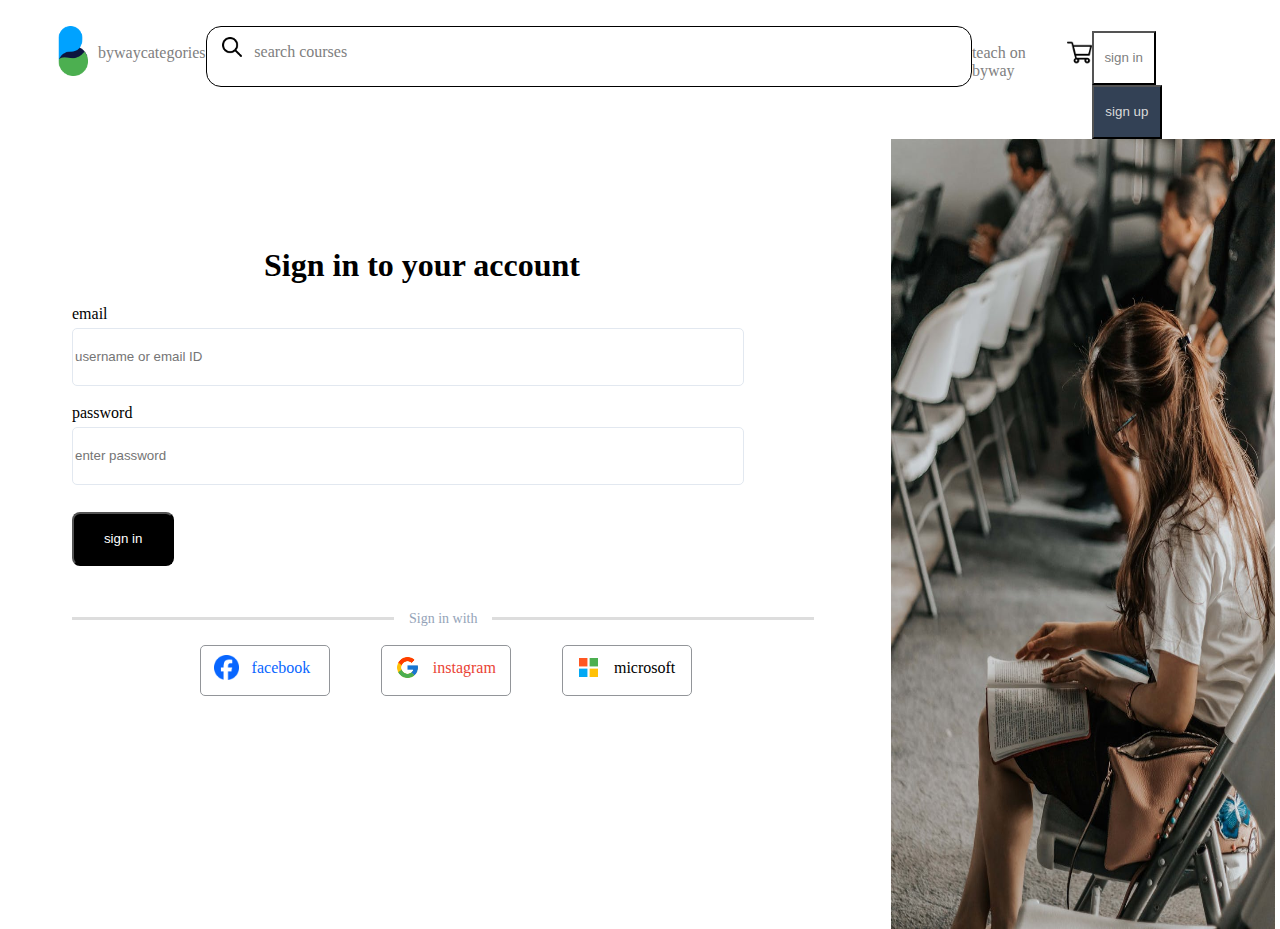
<file: firstpage/index.html>
<!DOCTYPE html>
<html lang="en">
<head>
    <meta charset="UTF-8">
    <meta name="viewport" content="width=device-width, initial-scale=1.0">
    <title>Document</title>
    <link rel="stylesheet" href="style.css">
</head>
<body>
    <header id="header_id">
       <div id="logodiv_id">
         <img id="logoimg_id" src="../images/logo.png" alt="">
        <p id="logop_id">byway</p>
    </div>
    <p>categories</p>
    <div id="searchdiv_id">
        <img id="searchimg_id" src="../images/search.png" alt="">
        <p>search courses</p>
    </div>
    <p>teach on byway</p>
     <img id="cartimg_id" src="../images/cart.png" alt="">
    <div id="signin_signup_id">
          <button id="signin_id">sign in</button>
          <button id="signup_id">sign up</button>

    </div>
    </header>
    <img id="girlimage_id" src="../images/girl.jpg" alt="">
    <h1 id="h1_id">Sign in to your account</h1>
  <form id="signin_form">
    <label>email</label>
    <input type="text" id="email_input" placeholder="username or email ID">

    <label>password</label>
    <input type="password" id="password_input" placeholder="enter password">

    <button id="signinbutton2_id">sign in</button>
</form>
    </div>
     <div id="divider">
            <div id="line"></div>
            <span>Sign in with</span>
            <div id="line"></div>
        </div>
    <footer>
        <div id="facebook_id">
            <img src="../images/facebook.png" alt="">
            <p>facebook</p>
        </div>
        <div id="google_id">
            <img src="../images/google.png" alt="">
            <p>instagram</p>
        </div>
        <div id="microsoft_id">
            <img src="../images/microsoft.png" alt="">
            <p>microsoft</p>
        </div>
    </footer>
    <script src="main.js"></script>
</body>
</html>
</file>
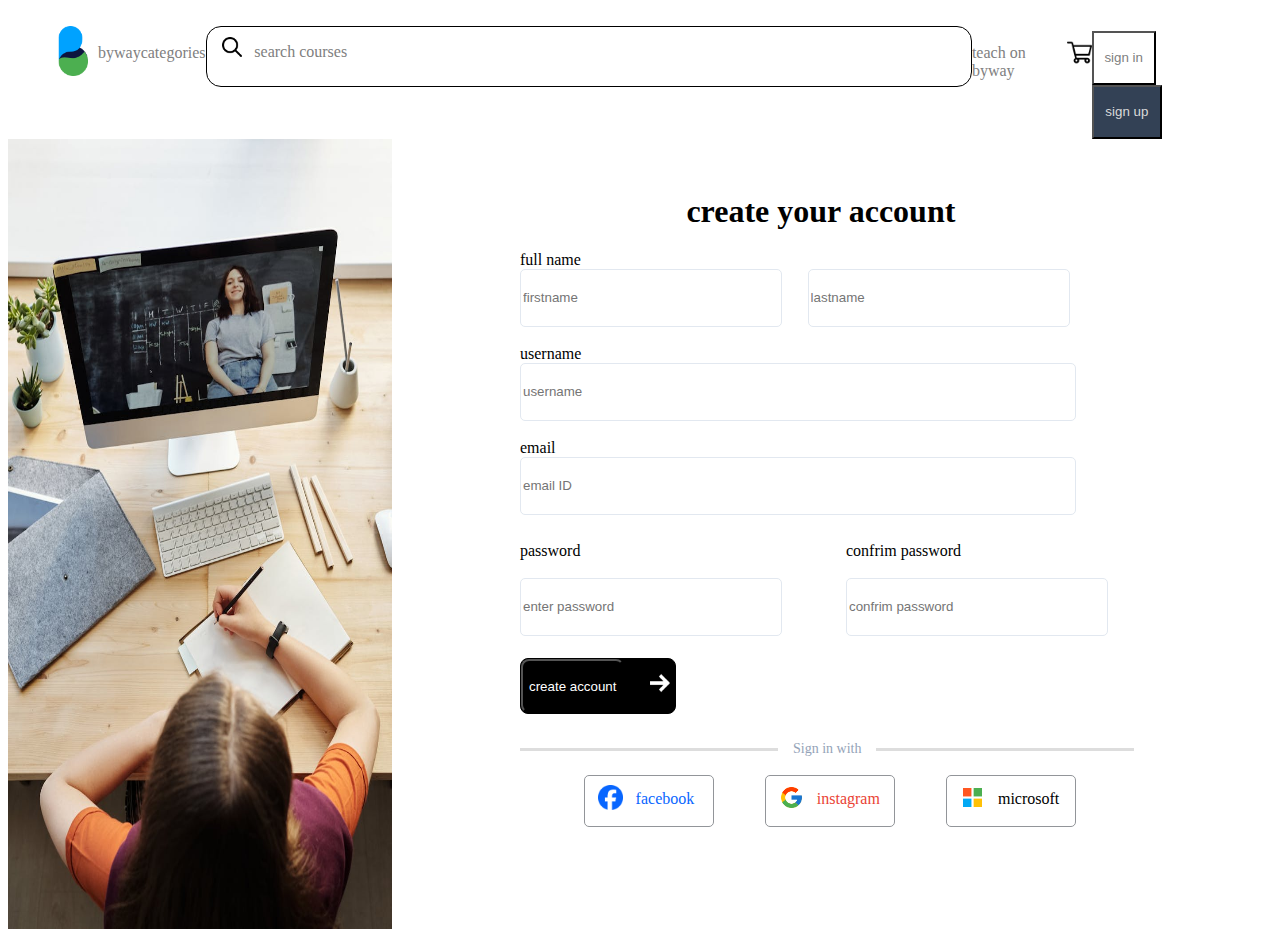
<file: secondpage/index.html>
<!DOCTYPE html>
<html lang="en">
<head>
    <meta charset="UTF-8">
    <meta name="viewport" content="width=device-width, initial-scale=1.0">
    <title>Document</title>
    <link rel="stylesheet" href="style.css">
</head>
<body>
       <header id="header_id">
       <div id="logodiv_id">
         <img id="logoimg_id" src="../images/logo.png" alt="">
        <p id="logop_id">byway</p>
    </div>
    <p>categories</p>
    <div id="searchdiv_id">
        <img id="searchimg_id" src="../images/search.png" alt="">
        <p>search courses</p>
    </div>
    <p>teach on byway</p>
     <img id="cartimg_id" src="../images/cart.png" alt="">
    <div id="signin_signup_id">
          <button id="signin_id">sign in</button>
          <button id="signup_id">sign up</button>

    </div>
    </header>
    <img id="girlimg_id" src="../images/girwitchcomp.jpg" alt="">
    <h1  >create your account</h1>
    <form action="">
        <div id="fullname_id">
            <label for=>full name</label>
            <div id="fullname_id_div" >
                <input type="text" placeholder="firstname">
                <input type="text" placeholder="lastname">
            </div>
        </div>
        <div id="username_id">
            <label for="">username</label>
            <input type="text" placeholder="username">
        </div>
        <div id="email_id">
            <label for="">email</label>
            <input type="text" placeholder="email ID">
        </div>
        <div id="pass_main_div_id">
            <div id="pass_id">
                <label for="">password</label>
            <input type="text" placeholder="enter password">
            </div>
            <div id="confrimpass_id">
            <label for="">confrim password</label>
            <input type="text" placeholder="confrim password">
            </div>
        </div>
        <div id="creatediv_id">
      <button id="createbutton_id">create account</button>
    <img id="arrowimg_id"src="../images/arrow.png" alt="">
  </div>
    </form>
<div id="divider">
            <div id="line"></div>
            <span>Sign in with</span>
            <div id="line"></div>
        </div>
    <footer>
        <div id="facebook_id">
            <img src="../images/facebook.png" alt="">
            <p>facebook</p>
        </div>
        <div id="google_id">
            <img src="../images/google.png" alt="">
            <p>instagram</p>
        </div>
        <div id="microsoft_id">
            <img src="../images/microsoft.png" alt="">
            <p>microsoft</p>
        </div>
    </footer>
    <script src="main.js"></script>
</body>
</html>
</file>
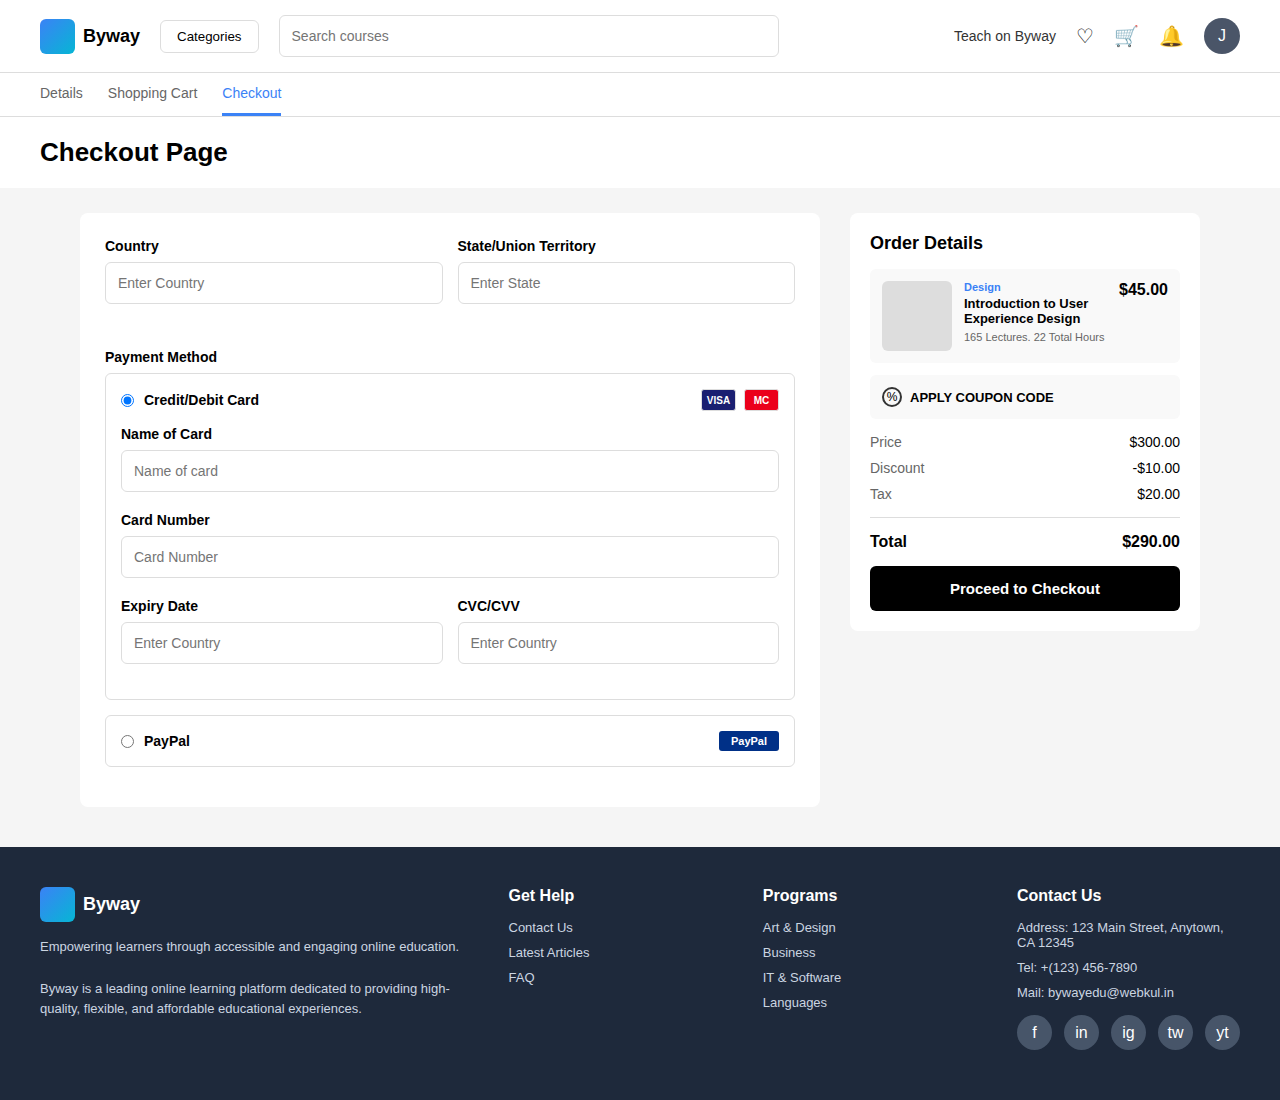
<file: fifthpage/index1.html>
<!DOCTYPE html>
<html lang="en">
<head>
    <meta charset="UTF-8">
    <meta name="viewport" content="width=device-width, initial-scale=1.0">
    <title>Checkout Page - Byway</title>
    <style>
        * {
            margin: 0;
            padding: 0;
            box-sizing: border-box;
        }

        body {
            font-family: Arial, sans-serif;
            background: #f5f5f5;
        }

        /* Header */
        header {
            background: white;
            padding: 15px 40px;
            border-bottom: 1px solid #ddd;
            display: flex;
            align-items: center;
            gap: 20px;
        }

        .logo {
            display: flex;
            align-items: center;
            gap: 8px;
            font-weight: bold;
            font-size: 18px;
        }

        .logo-icon {
            width: 35px;
            height: 35px;
            background: linear-gradient(135deg, #3b82f6, #06b6d4);
            border-radius: 6px;
        }

        .categories-btn {
            background: white;
            border: 1px solid #ddd;
            padding: 8px 16px;
            border-radius: 6px;
            cursor: pointer;
        }

        .search-bar {
            flex: 1;
            max-width: 500px;
        }

        .search-bar input {
            width: 100%;
            padding: 10px 15px;
            border: 1px solid #ddd;
            border-radius: 6px;
            font-size: 14px;
        }

        .header-right {
            display: flex;
            align-items: center;
            gap: 20px;
            margin-left: auto;
        }

        .teach-link {
            color: #333;
            text-decoration: none;
            font-size: 14px;
        }

        .icon-btn {
            background: none;
            border: none;
            cursor: pointer;
            font-size: 20px;
        }

        .user-avatar {
            width: 36px;
            height: 36px;
            border-radius: 50%;
            background: #4a5568;
            display: flex;
            align-items: center;
            justify-content: center;
            color: white;
        }

        /* Tabs */
        .tabs {
            background: white;
            padding: 0 40px;
            display: flex;
            gap: 25px;
            border-bottom: 1px solid #ddd;
        }

        .tab {
            padding: 12px 0;
            color: #666;
            text-decoration: none;
            font-size: 14px;
            border-bottom: 3px solid transparent;
        }

        .tab.active {
            color: #3b82f6;
            border-bottom-color: #3b82f6;
        }

        /* Page Title */
        .page-header {
            background: white;
            padding: 20px 40px;
        }

        .page-title {
            font-size: 26px;
            font-weight: bold;
        }

        /* Main Content */
        .container {
            max-width: 1200px;
            margin: 25px auto;
            padding: 0 40px;
            display: flex;
            gap: 30px;
        }

        .checkout-form {
            flex: 1;
            background: white;
            padding: 25px;
            border-radius: 8px;
        }

        .form-group {
            margin-bottom: 20px;
        }

        label {
            display: block;
            margin-bottom: 8px;
            font-size: 14px;
            font-weight: 600;
        }

        input[type="text"] {
            width: 100%;
            padding: 12px;
            border: 1px solid #ddd;
            border-radius: 6px;
            font-size: 14px;
        }

        .form-row {
            display: flex;
            gap: 15px;
        }

        .form-row .form-group {
            flex: 1;
        }

        /* Payment Method */
        .payment-section {
            margin-top: 25px;
        }

        .payment-method {
            border: 1px solid #ddd;
            padding: 15px;
            border-radius: 6px;
            margin-bottom: 15px;
        }

        .payment-header {
            display: flex;
            align-items: center;
            justify-content: space-between;
        }

        .payment-header label {
            display: flex;
            align-items: center;
            gap: 10px;
            margin: 0;
        }

        .card-logos {
            display: flex;
            gap: 8px;
        }

        .card-logo {
            width: 35px;
            height: 22px;
            border: 1px solid #ddd;
            border-radius: 3px;
            display: flex;
            align-items: center;
            justify-content: center;
            font-size: 10px;
            font-weight: bold;
        }

        .visa {
            background: #1a1f71;
            color: white;
        }

        .mastercard {
            background: #eb001b;
            color: white;
        }

        .payment-details {
            margin-top: 15px;
        }

        .paypal-logo {
            width: 60px;
            height: 20px;
            background: #003087;
            color: white;
            display: flex;
            align-items: center;
            justify-content: center;
            border-radius: 3px;
            font-weight: bold;
            font-size: 11px;
        }

        /* Order Summary */
        .order-summary {
            width: 350px;
        }

        .summary-card {
            background: white;
            padding: 20px;
            border-radius: 8px;
            margin-bottom: 15px;
        }

        .summary-title {
            font-size: 18px;
            font-weight: bold;
            margin-bottom: 15px;
        }

        .course-item {
            display: flex;
            gap: 12px;
            padding: 12px;
            background: #f9f9f9;
            border-radius: 6px;
            margin-bottom: 12px;
        }

        .course-image {
            width: 70px;
            height: 70px;
            border-radius: 6px;
            background: #ddd;
        }

        .course-info {
            flex: 1;
        }

        .course-category {
            color: #3b82f6;
            font-size: 11px;
            font-weight: 600;
            margin-bottom: 3px;
        }

        .course-title {
            font-size: 13px;
            font-weight: 600;
            margin-bottom: 5px;
        }

        .course-meta {
            font-size: 11px;
            color: #666;
        }

        .course-price {
            font-size: 16px;
            font-weight: bold;
        }

        .coupon-section {
            padding: 12px;
            background: #f9f9f9;
            border-radius: 6px;
            margin-bottom: 15px;
            display: flex;
            align-items: center;
            gap: 8px;
            cursor: pointer;
        }

        .coupon-icon {
            width: 20px;
            height: 20px;
            border: 2px solid #333;
            border-radius: 50%;
            display: flex;
            align-items: center;
            justify-content: center;
            font-size: 12px;
        }

        .coupon-text {
            font-size: 13px;
            font-weight: 600;
        }

        .price-row {
            display: flex;
            justify-content: space-between;
            margin-bottom: 10px;
            font-size: 14px;
        }

        .price-label {
            color: #666;
        }

        .divider {
            border-top: 1px solid #ddd;
            margin: 15px 0;
        }

        .total-row {
            display: flex;
            justify-content: space-between;
            font-size: 16px;
            font-weight: bold;
            margin-bottom: 15px;
        }

        .checkout-btn {
            width: 100%;
            background: #000;
            color: white;
            padding: 14px;
            border: none;
            border-radius: 6px;
            font-size: 15px;
            font-weight: 600;
            cursor: pointer;
        }

        .checkout-btn:hover {
            background: #333;
        }

        /* Footer */
        footer {
            background: #1e293b;
            color: white;
            padding: 40px 40px 20px;
            margin-top: 40px;
        }

        .footer-content {
            max-width: 1200px;
            margin: 0 auto;
            display: grid;
            grid-template-columns: 2fr 1fr 1fr 1fr;
            gap: 40px;
            margin-bottom: 30px;
        }

        .footer-logo {
            display: flex;
            align-items: center;
            gap: 8px;
            font-weight: bold;
            font-size: 18px;
            margin-bottom: 15px;
        }

        .footer-logo-icon {
            width: 35px;
            height: 35px;
            background: linear-gradient(135deg, #3b82f6, #06b6d4);
            border-radius: 6px;
        }

        .footer-description {
            font-size: 13px;
            color: #cbd5e1;
            line-height: 1.6;
        }

        .footer-title {
            font-size: 16px;
            font-weight: bold;
            margin-bottom: 15px;
        }

        .footer-links {
            display: flex;
            flex-direction: column;
            gap: 10px;
        }

        .footer-link {
            color: #cbd5e1;
            text-decoration: none;
            font-size: 13px;
        }

        .footer-link:hover {
            color: white;
        }

        .social-icons {
            display: flex;
            gap: 12px;
            margin-top: 15px;
        }

        .social-icon {
            width: 35px;
            height: 35px;
            border-radius: 50%;
            background: #475569;
            display: flex;
            align-items: center;
            justify-content: center;
            cursor: pointer;
        }

        .social-icon:hover {
            background: #64748b;
        }
    </style>
</head>
<body>
    <!-- Header -->
    <header>
        <div class="logo">
            <div class="logo-icon"></div>
            Byway
        </div>
        <button class="categories-btn">Categories</button>
        <div class="search-bar">
            <input type="text" placeholder="Search courses">
        </div>
        <div class="header-right">
            <a href="#" class="teach-link">Teach on Byway</a>
            <button class="icon-btn">♡</button>
            <button class="icon-btn">🛒</button>
            <button class="icon-btn">🔔</button>
            <div class="user-avatar">J</div>
        </div>
    </header>

    <!-- Tabs -->
    <div class="tabs">
        <a href="#" class="tab">Details</a>
        <a href="#" class="tab">Shopping Cart</a>
        <a href="#" class="tab active">Checkout</a>
    </div>

    <!-- Page Header -->
    <div class="page-header">
        <h1 class="page-title">Checkout Page</h1>
    </div>

    <!-- Main Content -->
    <div class="container">
        <!-- Checkout Form -->
        <div class="checkout-form">
            <div class="form-row">
                <div class="form-group">
                    <label>Country</label>
                    <input type="text" placeholder="Enter Country">
                </div>
                <div class="form-group">
                    <label>State/Union Territory</label>
                    <input type="text" placeholder="Enter State">
                </div>
            </div>

            <div class="payment-section">
                <label>Payment Method</label>

                <div class="payment-method">
                    <div class="payment-header">
                        <label>
                            <input type="radio" name="payment" checked>
                            Credit/Debit Card
                        </label>
                        <div class="card-logos">
                            <div class="card-logo visa">VISA</div>
                            <div class="card-logo mastercard">MC</div>
                        </div>
                    </div>
                    <div class="payment-details">
                        <div class="form-group">
                            <label>Name of Card</label>
                            <input type="text" placeholder="Name of card">
                        </div>
                        <div class="form-group">
                            <label>Card Number</label>
                            <input type="text" placeholder="Card Number">
                        </div>
                        <div class="form-row">
                            <div class="form-group">
                                <label>Expiry Date</label>
                                <input type="text" placeholder="Enter Country">
                            </div>
                            <div class="form-group">
                                <label>CVC/CVV</label>
                                <input type="text" placeholder="Enter Country">
                            </div>
                        </div>
                    </div>
                </div>

                <div class="payment-method">
                    <div class="payment-header">
                        <label>
                            <input type="radio" name="payment">
                            PayPal
                        </label>
                        <div class="paypal-logo">PayPal</div>
                    </div>
                </div>
            </div>
        </div>

        <!-- Order Summary -->
        <div class="order-summary">
            <div class="summary-card">
                <h2 class="summary-title">Order Details</h2>

                <div class="course-item">
                    <div class="course-image"></div>
                    <div class="course-info">
                        <div class="course-category">Design</div>
                        <div class="course-title">Introduction to User Experience Design</div>
                        <div class="course-meta">165 Lectures. 22 Total Hours</div>
                    </div>
                    <div class="course-price">$45.00</div>
                </div>

                <div class="coupon-section">
                    <div class="coupon-icon">%</div>
                    <div class="coupon-text">APPLY COUPON CODE</div>
                </div>

                <div class="price-row">
                    <span class="price-label">Price</span>
                    <span>$300.00</span>
                </div>
                <div class="price-row">
                    <span class="price-label">Discount</span>
                    <span>-$10.00</span>
                </div>
                <div class="price-row">
                    <span class="price-label">Tax</span>
                    <span>$20.00</span>
                </div>

                <div class="divider"></div>

                <div class="total-row">
                    <span>Total</span>
                    <span>$290.00</span>
                </div>

                <button class="checkout-btn">Proceed to Checkout</button>
            </div>
        </div>
    </div>

    <!-- Footer -->
    <footer>
        <div class="footer-content">
            <div class="footer-section">
                <div class="footer-logo">
                    <div class="footer-logo-icon"></div>
                    Byway
                </div>
                <p class="footer-description">Empowering learners through accessible and engaging online education.<br><br>Byway is a leading online learning platform dedicated to providing high-quality, flexible, and affordable educational experiences.</p>
            </div>
            <div class="footer-section">
                <h3 class="footer-title">Get Help</h3>
                <div class="footer-links">
                    <a href="#" class="footer-link">Contact Us</a>
                    <a href="#" class="footer-link">Latest Articles</a>
                    <a href="#" class="footer-link">FAQ</a>
                </div>
            </div>
            <div class="footer-section">
                <h3 class="footer-title">Programs</h3>
                <div class="footer-links">
                    <a href="#" class="footer-link">Art & Design</a>
                    <a href="#" class="footer-link">Business</a>
                    <a href="#" class="footer-link">IT & Software</a>
                    <a href="#" class="footer-link">Languages</a>
                </div>
            </div>
            <div class="footer-section">
                <h3 class="footer-title">Contact Us</h3>
                <div class="footer-links">
                    <a href="#" class="footer-link">Address: 123 Main Street, Anytown, CA 12345</a>
                    <a href="#" class="footer-link">Tel: +(123) 456-7890</a>
                    <a href="#" class="footer-link">Mail: bywayedu@webkul.in</a>
                </div>
                <div class="social-icons">
                    <div class="social-icon">f</div>
                    <div class="social-icon">in</div>
                    <div class="social-icon">ig</div>
                    <div class="social-icon">tw</div>
                    <div class="social-icon">yt</div>
                </div>
            </div>
        </div>
    </footer>
</body>
</html>
</file>
<file: firstpage/style.css>
header{
    display: flex;
    justify-content: space-between;
}
header p{
    margin-top: 4vh;
    color: grey;
}
#logoimg_id{
height: 50px;
width:50px
}
#logodiv_id p{
    margin-top: 2vh;
}
#searchimg_id{
    height:20px;
    width: 20px;
    margin-top: 10px;
    margin-left: 15px;
}
#searchdiv_id p{
    margin-top: 1.8vh;
    margin-left: 1vw;
    
}
#logodiv_id{
     margin-top: 2vh;
    display: flex;
    justify-items: space-between;
    margin-left: 40px;

}
#searchdiv_id{
    margin-top: 2vh;
    display: flex;
width: 90vh;
  height: 6.5vh;
  border: 1px solid black;
  border-radius: 15px;
}
#cartimg_id{
    margin-top: 3.5vh;
     height:25px;
    width: 25px;
}
#signin_signup_id{
    margin-top: 2.5vh;
    margin-right: 2vw;
}
#signin_id{
    background-color: white;
    margin-right: 2vw;
    width: 5vw;
  height: 6vh;
  color: grey;
}
#signup_id{
    background-color: rgba(51, 65, 85, 1);
    width: 5.5vw;
  height: 6vh;
  color: rgb(218, 218, 218);
}
#girlimage_id{
    position: absolute;
    height:87.8vh;
    width: 30vw;
margin-left: 69vw;
}
#arrowimg_id{
    margin-top: 1.5vh;
    margin-right: 2vw;
    height:20px;
    width: 20px;
}
#signin_form label {
  display: block;
  margin-bottom: 5px;
  margin-top: 2vh;
}
#h1_id{
    margin-top: 12vh;
    margin-left: 20vw;
}
#signin_form input{
    border: 1px solid rgba(226, 232, 240, 1);
  width: 52vw;
  height: 6vh;
  border-radius: 5px;
}


form{
    margin-left: 5vw;
}
#signinbutton2_id{
    display: flex;
    align-items: center;
    justify-content: center;
    width: 8vw;
    height: 6vh;
    background-color: black;
    color: white;
    border-radius: 8px;
    margin-top: 3vh;
}
 #divider {
            display: flex;
            align-items: center;
            margin-left: 5vw ;
            margin-top: 5vh;
            gap: 15px;
        }

        #line {
             width: 25vw;
            border: 1px solid #ddd;
            height: 1px;
          background-color: #ddd;
        }

#divider span {
            color: rgba(148, 163, 184, 1);
            font-size: 14px;
        }
footer{
    display: flex;
    margin-left: 15vw;
    gap: 4vw;
    margin-top: 2vh;
}
footer img{
    width: 25px;
    height: 25px;
    margin-top: 1vh;
    margin-left: 1vw
}
footer p{
    margin-left: 1vw;
    margin-top: 1.5vh;
}
#facebook_id{
    display: flex;
    border: 1px solid rgb(146, 149, 153);
    width: 10vw;
    height: 5.5vh;
    border-radius: 5px;
}
#facebook_id p{
    color: rgba(8, 102, 255, 1);
}
#google_id{
    display: flex;
    border: 1px solid rgb(146, 149, 153);
    width: 10vw;
    height: 5.5vh;
    border-radius: 5px;
}
#google_id{
    color:rgba(234, 67, 53, 1);
}
#microsoft_id{
    display: flex;
    border: 1px solid rgb(146, 149, 153);;
    width: 10vw;
    height: 5.5vh;
    border-radius: 5px;
}
</file>
<file: secondpage/style.css>
header{
    display: flex;
    justify-content: space-between;
}
header p{
    margin-top: 4vh;
    color: grey;
}
#logoimg_id{
height: 50px;
width:50px
}
#logodiv_id p{
    margin-top: 2vh;
}
#searchimg_id{
    height:20px;
    width: 20px;
    margin-top: 10px;
    margin-left: 15px;
}
#searchdiv_id p{
    margin-top: 1.8vh;
    margin-left: 1vw;
    
}
#logodiv_id{
     margin-top: 2vh;
    display: flex;
    justify-items: space-between;
    margin-left: 40px;

}
#searchdiv_id{
    margin-top: 2vh;
    display: flex;
width: 90vh;
  height: 6.5vh;
  border: 1px solid black;
  border-radius: 15px;
}
#cartimg_id{
    margin-top: 3.5vh;
     height:25px;
    width: 25px;
    
}
#signin_signup_id{
    margin-top: 2.5vh;
    margin-right: 2vw;
}
#signin_id{
    background-color: white;
    margin-right: 2vw;
    width: 5vw;
  height: 6vh;
  color: grey;
}
#signup_id{
    background-color: rgba(51, 65, 85, 1);
    width: 5.5vw;
  height: 6vh;
  color: rgb(218, 218, 218);
}
#girlimg_id{
    position: absolute;
    height:87.8vh;
    width: 30vw;
}
h1{
    margin-top: 6vh;
    margin-left: 53vw;
}
form{
    margin-left: 40vw;
}
#createbutton_id{
    height: 6vh;
    background-color: black;
    color: white;
    border-radius: 8px;
}

#creatediv_id{
    border: 1px solid black;
    width: 12vw;
    height: 6vh;
    display: flex;
    background-color: black;
    border-radius: 8px;
    margin-top: 2.5vh;
}
#arrowimg_id{
    margin-top: 1.5vh;
    margin-left: 2vw;
    height:20px;
    width: 20px;

}
#fullname_id_div{
    display: flex;
    gap: 2vw;
}
#fullname_id_div input{
    border: 1px solid rgba(226, 232, 240, 1);
    border-radius: 5px;
    width: 20vw;
    height: 6vh;
}
#username_id label{
    margin-top: 2vh;
    display: block;
}
#username_id input{
    border: 1px solid rgba(226, 232, 240, 1);
    border-radius: 5px;
    width: 43vw;
    height: 6vh;
}
#email_id label{
    margin-top: 2vh;
    display: block;
}
#email_id input{
     border: 1px solid rgba(226, 232, 240, 1);
    border-radius: 5px;
    width: 43vw;
    height: 6vh;
}
#pass_main_div_id{
    display: flex;
    margin-top: 3vh;
    gap: 5vw;
}
#pass_main_div_id label{
    display: block;
}
#pass_main_div_id input{
    margin-top: 2vh;
    border: 1px solid rgba(226, 232, 240, 1);
    border-radius: 5px;
    width: 20vw;
    height: 6vh;
}
#divider {
            display: flex;
            align-items: center;
            margin-left: 40vw ;
            margin-top: 3vh;
            gap: 15px;
        }

        #line {
             width: 20vw;
            border: 1px solid #ddd;
            height: 1px;
          background-color: #ddd;
        }

#divider span {
            color: rgba(148, 163, 184, 1);
            font-size: 14px;
        }
footer{
    display: flex;
    margin-left: 45vw;
    gap: 4vw;
    margin-top: 2vh;
}
footer img{
    width: 25px;
    height: 25px;
    margin-top: 1vh;
    margin-left: 1vw
}
footer p{
    margin-left: 1vw;
    margin-top: 1.5vh;
}
#facebook_id{
    display: flex;
    border: 1px solid rgb(146, 149, 153);
    width: 10vw;
    height: 5.5vh;
    border-radius: 5px;
}
#facebook_id p{
    color: rgba(8, 102, 255, 1);
}
#google_id{
    display: flex;
    border: 1px solid rgb(146, 149, 153);
    width: 10vw;
    height: 5.5vh;
    border-radius: 5px;
}
#google_id{
    color:rgba(234, 67, 53, 1);
}
#microsoft_id{
    display: flex;
    border: 1px solid rgb(146, 149, 153);;
    width: 10vw;
    height: 5.5vh;
    border-radius: 5px;
}
</file>
